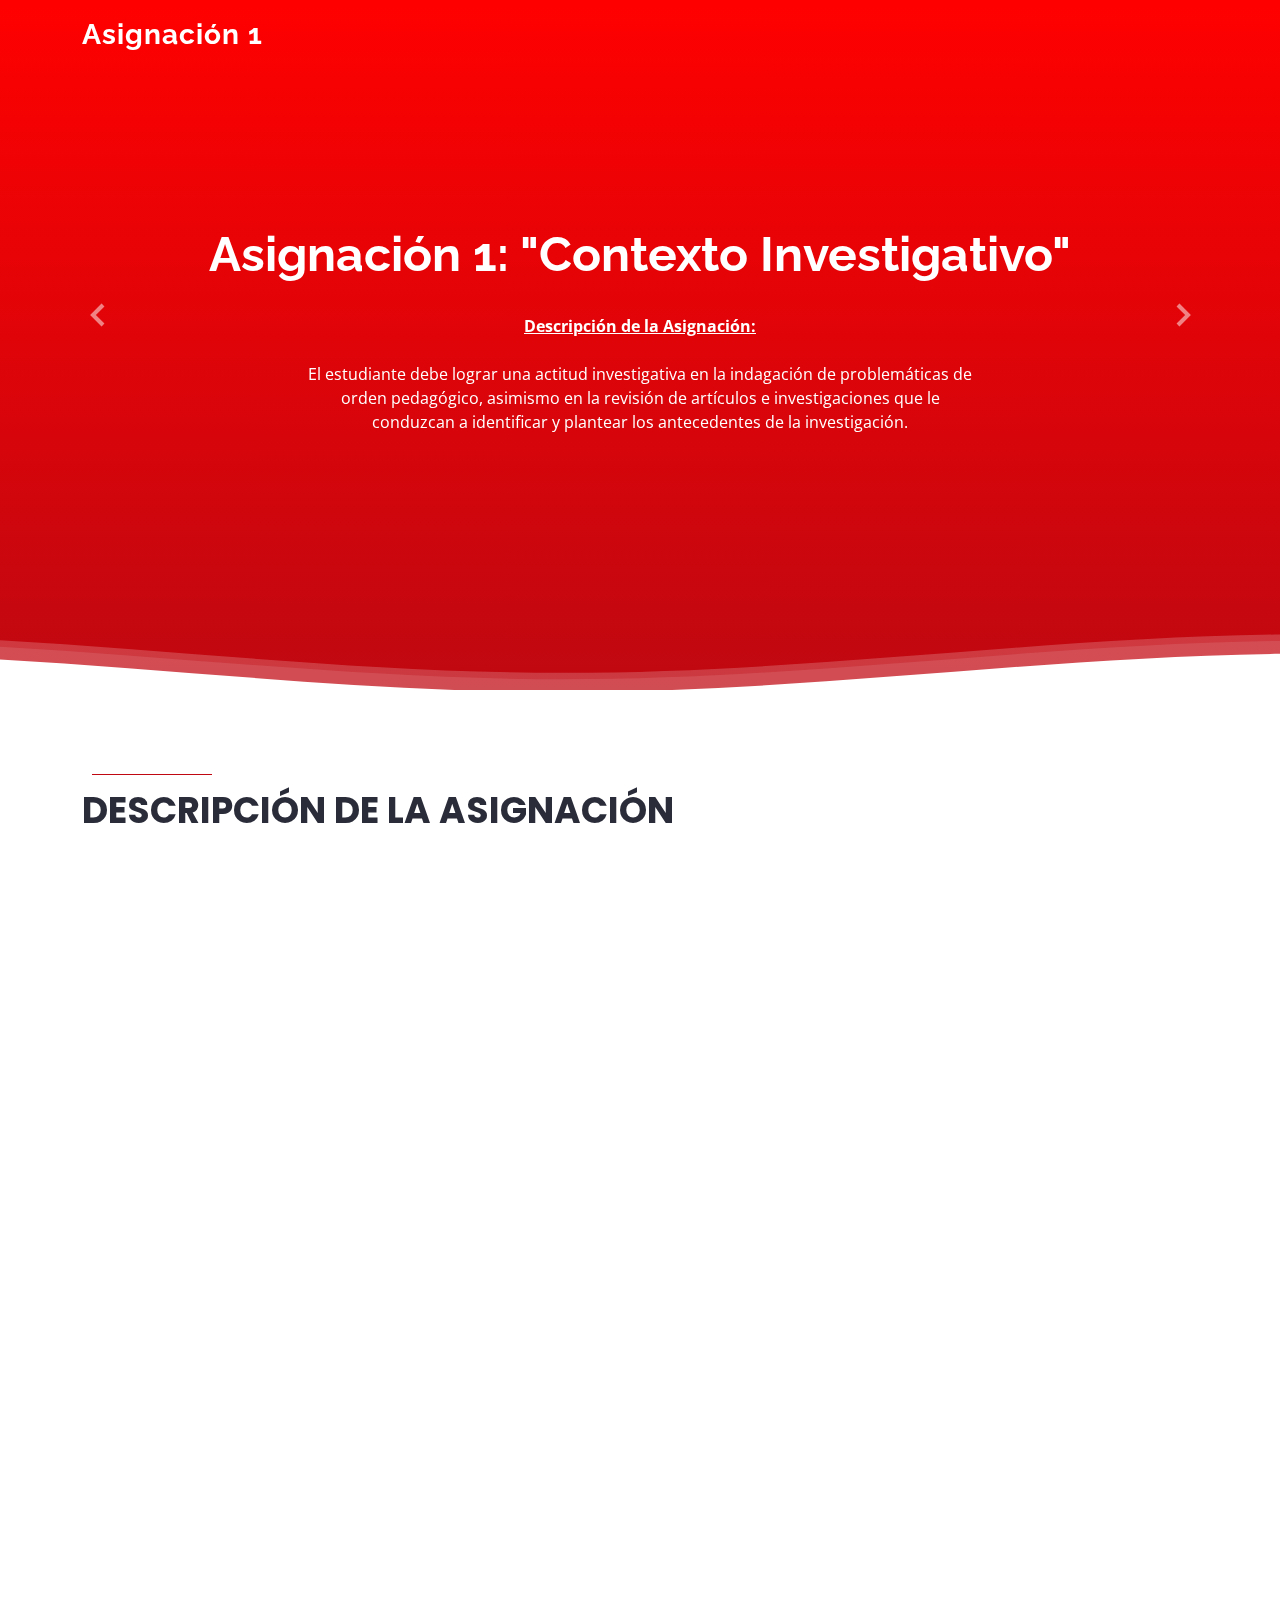
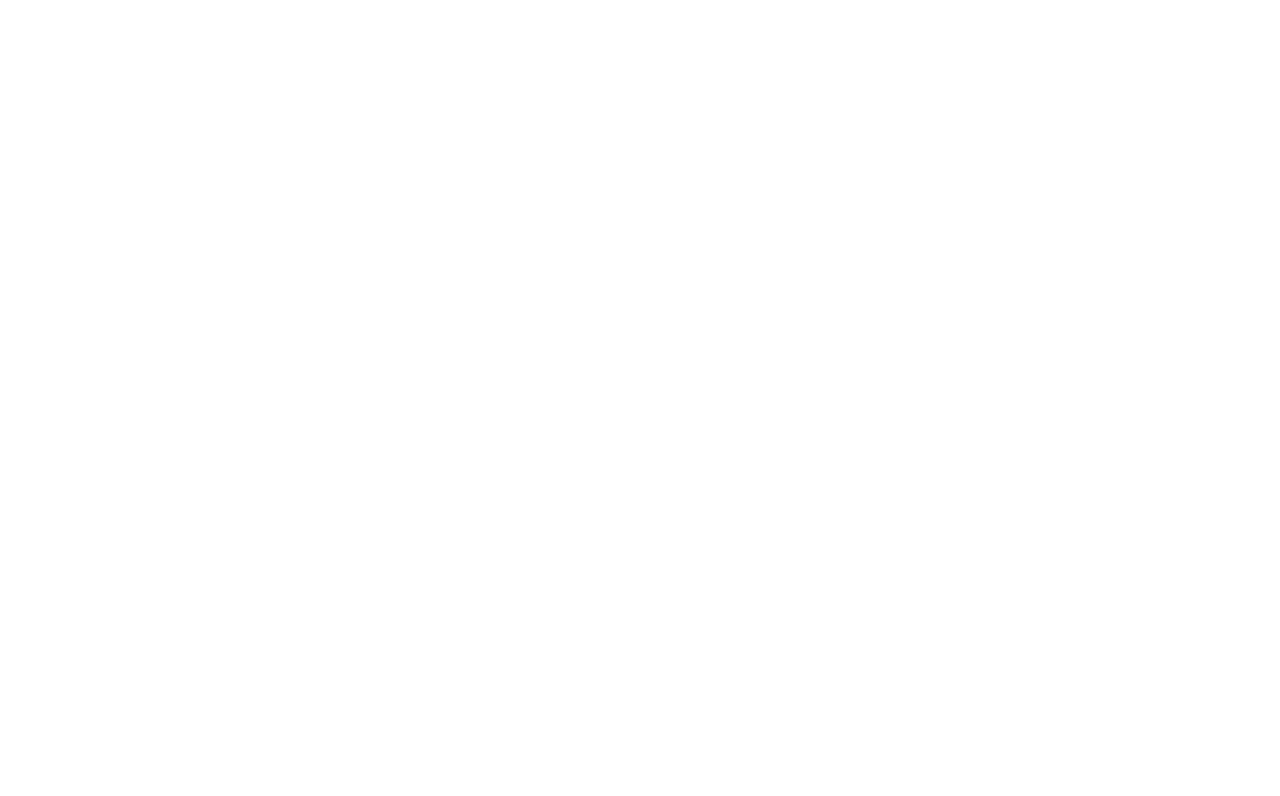
<file: index.html>
<!DOCTYPE html>
<html lang="en">

<head>
  <meta charset="utf-8">
  <meta name="viewport" content="width=device-width, initial-scale=1.0">

  <title>Asignación 1</title>
  <meta content="" name="description">
  <meta content="" name="keywords">

  <!-- Favicons -->
  

  <!-- Google Fonts -->
  <link href="https://fonts.googleapis.com/css?family=Open+Sans:300,300i,400,400i,600,600i,700,700i|Raleway:300,300i,400,400i,500,500i,600,600i,700,700i|Poppins:300,300i,400,400i,500,500i,600,600i,700,700i" rel="stylesheet">

  <!-- Vendor CSS Files -->
  <link href="assets/vendor/animate.css/animate.min.css" rel="stylesheet">
  <link href="assets/vendor/aos/aos.css" rel="stylesheet">
  <link href="assets/vendor/bootstrap/css/bootstrap.min.css" rel="stylesheet">
  <link href="assets/vendor/bootstrap-icons/bootstrap-icons.css" rel="stylesheet">
  <link href="assets/vendor/boxicons/css/boxicons.min.css" rel="stylesheet">
  <link href="assets/vendor/glightbox/css/glightbox.min.css" rel="stylesheet">
  <link href="assets/vendor/remixicon/remixicon.css" rel="stylesheet">
  <link href="assets/vendor/swiper/swiper-bundle.min.css" rel="stylesheet">

  <!-- Template Main CSS File -->
  <link href="assets/css/style.css" rel="stylesheet">

  <!-- =======================================================
  * Template Name: Selecao
  * Updated: Jan 09 2024 with Bootstrap v5.3.2
  * Template URL: https://bootstrapmade.com/selecao-bootstrap-template/
  * Author: BootstrapMade.com
  * License: https://bootstrapmade.com/license/
  ======================================================== -->
</head>

<body>

  <!-- ======= Header ======= -->
  <header id="header" class="fixed-top d-flex align-items-center  header-transparent ">
    <div class="container d-flex align-items-center justify-content-between">

      <div class="logo">
        <h1><a href="index.html">Asignación 1</a></h1>
        <!-- Uncomment below if you prefer to use an image logo -->
        <!-- <a href="index.html"><img src="assets/img/logo.png" alt="" class="img-fluid"></a>-->
      </div>

      

    </div>
  </header><!-- End Header -->

  <!-- ======= Hero Section ======= -->
  <section id="hero" class="d-flex flex-column justify-content-end align-items-center">
    <div id="heroCarousel" data-bs-interval="5000" class="container carousel carousel-fade" data-bs-ride="carousel">

      <!-- Slide 1 -->
      <div class="carousel-item active">
        <div class="carousel-container">
          <h2 class="animate__animated animate__fadeInDown">Asignación 1: "Contexto Investigativo"</span></h2>
          <p class="animate__animated fanimate__adeInUp"><b><u>Descripción de la Asignación:</u></b><br><br>

            El estudiante debe lograr una actitud investigativa en la indagación de problemáticas de orden pedagógico, asimismo en la revisión de artículos e investigaciones que le conduzcan a identificar y plantear los antecedentes de la investigación.</p>
        </div>
      </div>


      <a class="carousel-control-prev" href="#heroCarousel" role="button" data-bs-slide="prev">
        <span class="carousel-control-prev-icon bx bx-chevron-left" aria-hidden="true"></span>
      </a>

      <a class="carousel-control-next" href="#heroCarousel" role="button" data-bs-slide="next">
        <span class="carousel-control-next-icon bx bx-chevron-right" aria-hidden="true"></span>
      </a>

    </div>

    <svg class="hero-waves" xmlns="http://www.w3.org/2000/svg" xmlns:xlink="http://www.w3.org/1999/xlink" viewBox="0 24 150 28 " preserveAspectRatio="none">
      <defs>
        <path id="wave-path" d="M-160 44c30 0 58-18 88-18s 58 18 88 18 58-18 88-18 58 18 88 18 v44h-352z">
      </defs>
      <g class="wave1">
        <use xlink:href="#wave-path" x="50" y="3" fill="rgba(255,255,255, .1)">
      </g>
      <g class="wave2">
        <use xlink:href="#wave-path" x="50" y="0" fill="rgba(255,255,255, .2)">
      </g>
      <g class="wave3">
        <use xlink:href="#wave-path" x="50" y="9" fill="#fff">
      </g>
    </svg>

  </section><!-- End Hero -->

  <main id="main">

    <!-- ======= About Section ======= -->
    <section id="about" class="about">
      <div class="container">
        <div class="section-title" data-aos="zoom-out">
          <h2></h2>
          <p>Descripción de la Asignación</p>
        </div>
        <div class="row content" data-aos="fade-up">
          <div class="col-lg-6">
            <ul>
              <li><i class="ri-check-double-line"></i> De manera individual, el estudiante investigador, debe realizar la lectura, "Reflexiones sobre la investigación-acción colaboradora en la educación" Recuperado desde: <a href="http://reec.uvigo.es/volumenes/volumen1/REEC_1_1_3.pdf" target="_blank">http://reec.uvigo.es/volumenes/volumen1/REEC_1_1_3.pdf</a></li>
              <li><i class="ri-check-double-line"></i> El estudiante investigador, debe identificar núcleos problemáticos, desde los cuales pueda desarrollar de manera interdisciplinaria y colectiva, procesos investigativos alrededor de la enseñanza universitaria, como campo de desarrollo actual, tanto a nivel nacional como internacional.</li>
              <br>
              <br>
              <div class="section-title" data-aos="zoom-out">
                <h4></h4>
                <p> Instrucciones para desarrollar la actividad</p>
              </div>
              <li><i class="ri-check-double-line"></i>Realiza la Lectura "Reflexiones sobre la investigación-acción colaboradora en la educación".
                Ver PDF aquí: <a href="http://reec.uvigo.es/volumenes/volumen1/REEC_1_1_3.pdf" target="_blank">Visitar la lectura</a></li>
                <br>
                <li><i class="ri-check-double-line"></i>Cada estudiante individual, debe enviar sus avances en esta sección de "Actividad 1". Recomendamos seguir estos pasos:</li>
            </ul>
          </div>
          <div class="">
            <p>
              <li><i class=""></i>Definir el problema.
              <li><i class=""></i>Expresar la tesis.
              <li><i class=""></i>Explicar los argumentos a favor de la tesis acompañados de reflexiones, explicaciones y ejemplos.
                <li><i class=""></i>Exponer la antítesis y los argumentos que la sustentan.
                  <li><i class=""></i>Refutar la antítesis mediante el uso de evidencias que confirmen la tesis.
                    <li><i class=""></i>Conclusiones.
            </p>
          </div>
        </div>
      </div>
    </section><!-- End About Section -->

    <!-- ======= Features Section ======= -->
    
    <section id="features" class="features">
      <div class="container">
        <div class="section-title" data-aos="zoom-out">
          <h4></h4>
          <p> Instrucciones de entrega de la Asignación</p>
        </div>
        <div class="tab-content" data-aos="fade-up">
          <div class="tab-pane active show" id="tab-1">
            <div class="row">
              <div class="col-lg-6 order-2 order-lg-1 mt-3 mt-lg-0">
                <p>
                  Luego de realizar la lectura, el estudiante investigador, debe presentar un documento en formato Word o PDF, aplicando la portada con su nombres y apellidos, deben usar las normas APA. Podrá cargar el archivo en la sección de la plataforma Actividad 1, dar clic en "Agregar Entrega" y adjuntar el archivo.
                </p>
                <h5><b>Criterios de Evaluación de la Asignación</b></h5>
                <ul>
                  <li><i class="ri-check-double-line"></i> Tarea Individual: Fecha ímite de entrega Por definir.</li>
                  <li><i class="ri-check-double-line"></i> Tiempos de entrega de la actividad:</li>
                  <li><i class="ri-check-double-line"></i> Apertura: Por definir.</li>
                  <li><i class="ri-check-double-line"></i> Cierre: Por definir.</li>
                  <br>
                  <li><i class="ri-check-double-line"></i> <b>Peso (%)</b> de esta actividad en el total de la evaluación del curso: 25%</li>
                </ul>
              </div>
              <div class="col-lg-6 order-1 order-lg-2 text-center">
                <img src="assets/img/features-1.png" alt="" class="img-fluid">
              </div>
            </div>
          </div>
          <div class="tab-pane" id="tab-2">
            <div class="row">
              <div class="col-lg-6 order-2 order-lg-1 mt-3 mt-lg-0">
              </div>
              <div class="col-lg-6 order-1 order-lg-2 text-center">
                <img src="assets/img/features-2.png" alt="" class="img-fluid">
              </div>
            </div>
          </div>
          <div class="tab-pane" id="tab-3">
            <div class="row">
              <div class="col-lg-6 order-2 order-lg-1 mt-3 mt-lg-0">
                
              </div>
              <div class="col-lg-6 order-1 order-lg-2 text-center">
                <img src="assets/img/features-3.png" alt="" class="img-fluid">
              </div>
            </div>
          </div>
          <div class="tab-pane" id="tab-4">
            <div class="row">
              <div class="col-lg-6 order-2 order-lg-1 mt-3 mt-lg-0">
               
                  <li><i class="ri-check-double-line"></i> </li>
                  <li><i class="ri-check-double-line"></i> </li>
                  <li><i class="ri-check-double-line"></i> </li>
                </ul>
              </div>
              <div class="col-lg-6 order-1 order-lg-2 text-center">
                <img src="assets/img/features-4.png" alt="" class="img-fluid">
              </div>
            </div>
          </div>
        </div>

      </div>
    </section><!-- End Features Section -->
       
  </main><!-- End #main -->

 

  <a href="#" class="back-to-top d-flex align-items-center justify-content-center"><i class="bi bi-arrow-up-short"></i></a>

  <!-- Vendor JS Files -->
  <script src="assets/vendor/aos/aos.js"></script>
  <script src="assets/vendor/bootstrap/js/bootstrap.bundle.min.js"></script>
  <script src="assets/vendor/glightbox/js/glightbox.min.js"></script>
  <script src="assets/vendor/isotope-layout/isotope.pkgd.min.js"></script>
  <script src="assets/vendor/swiper/swiper-bundle.min.js"></script>
  <script src="assets/vendor/php-email-form/validate.js"></script>

  <!-- Template Main JS File -->
  <script src="assets/js/main.js"></script>

</body>

</html>
</file>
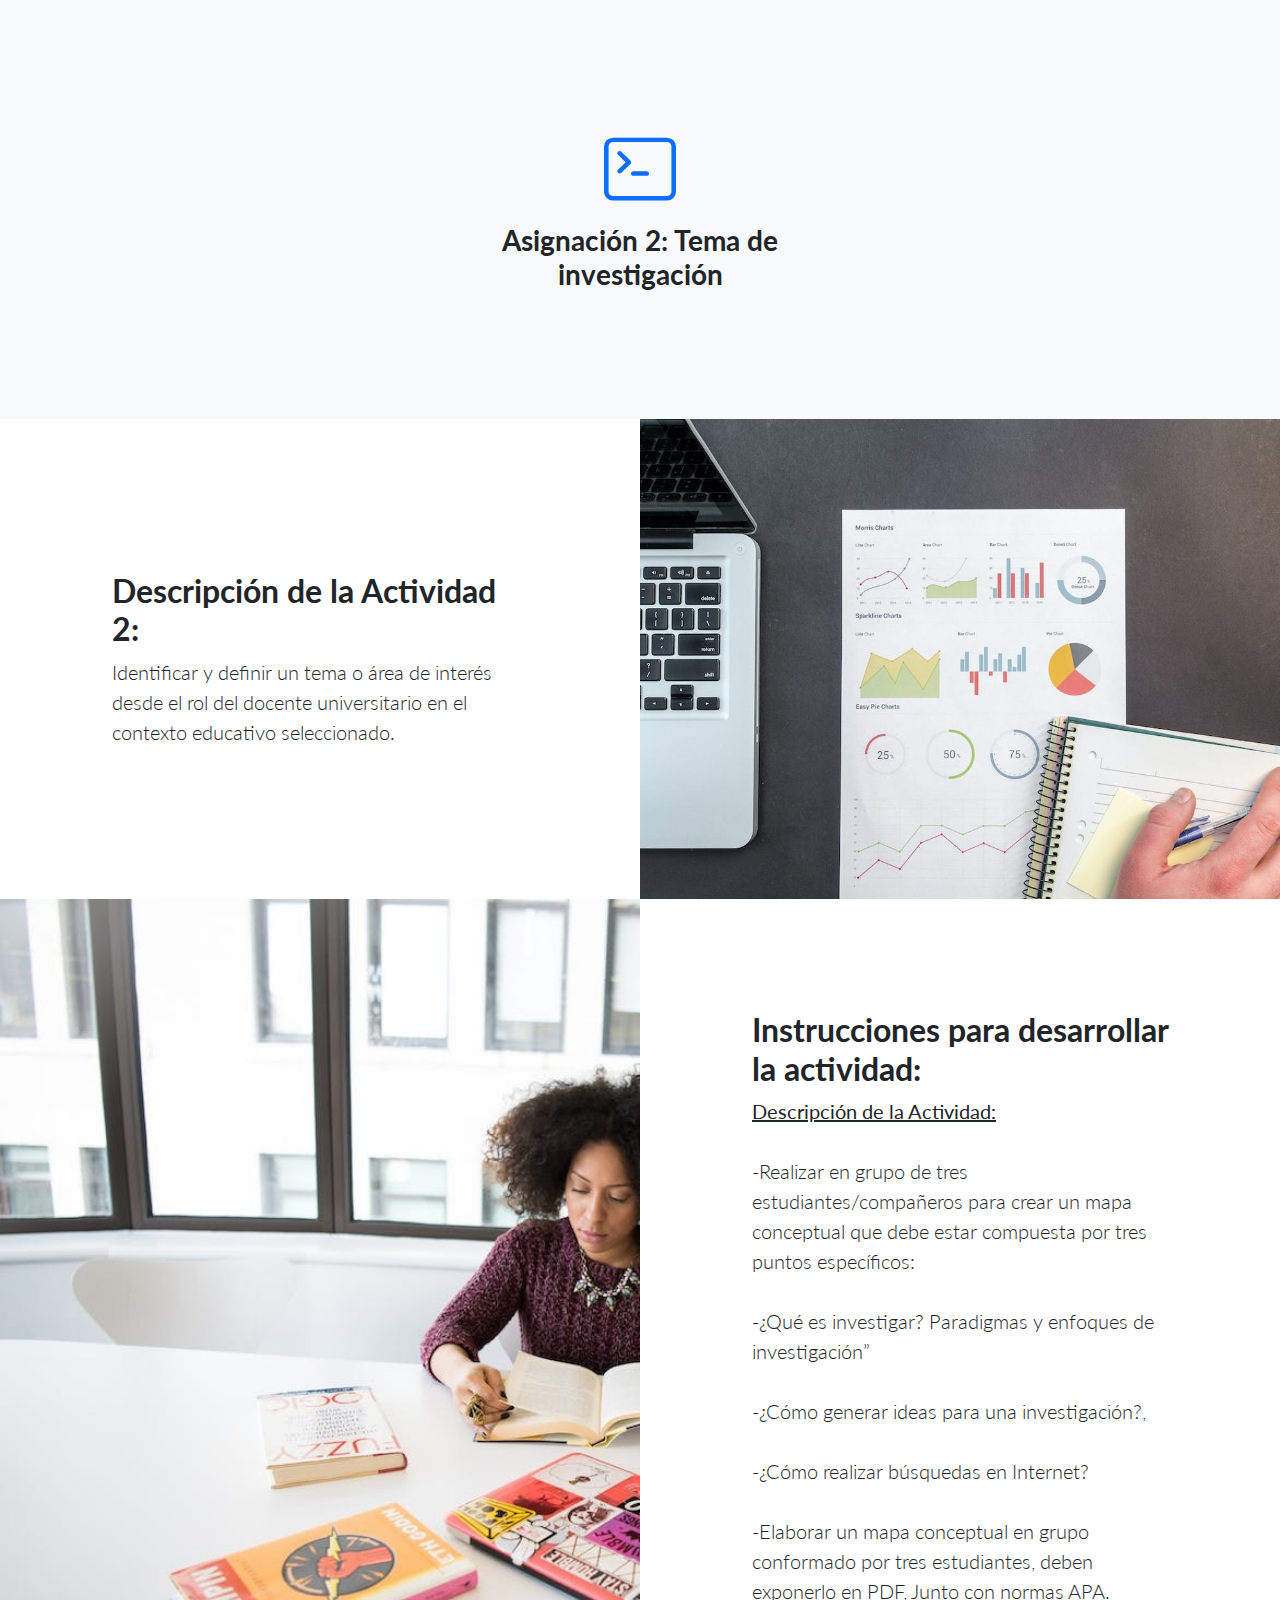
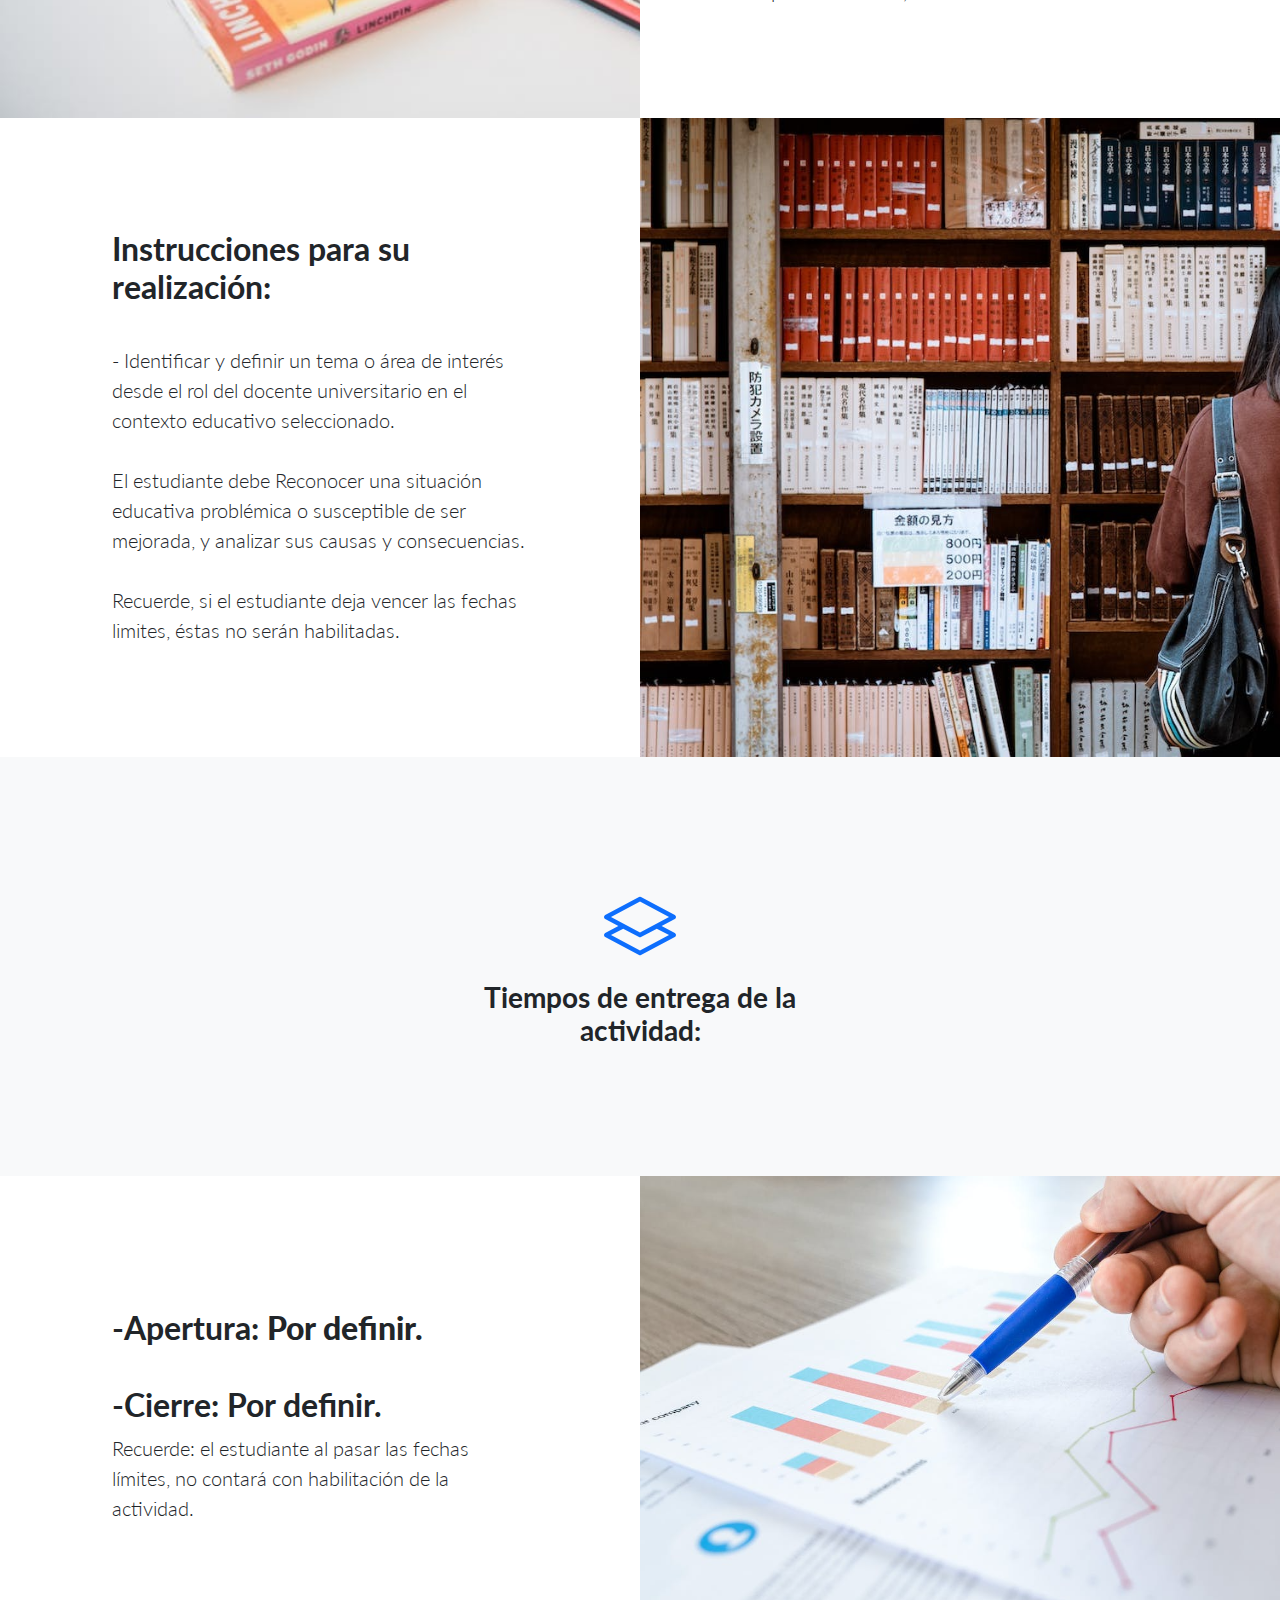
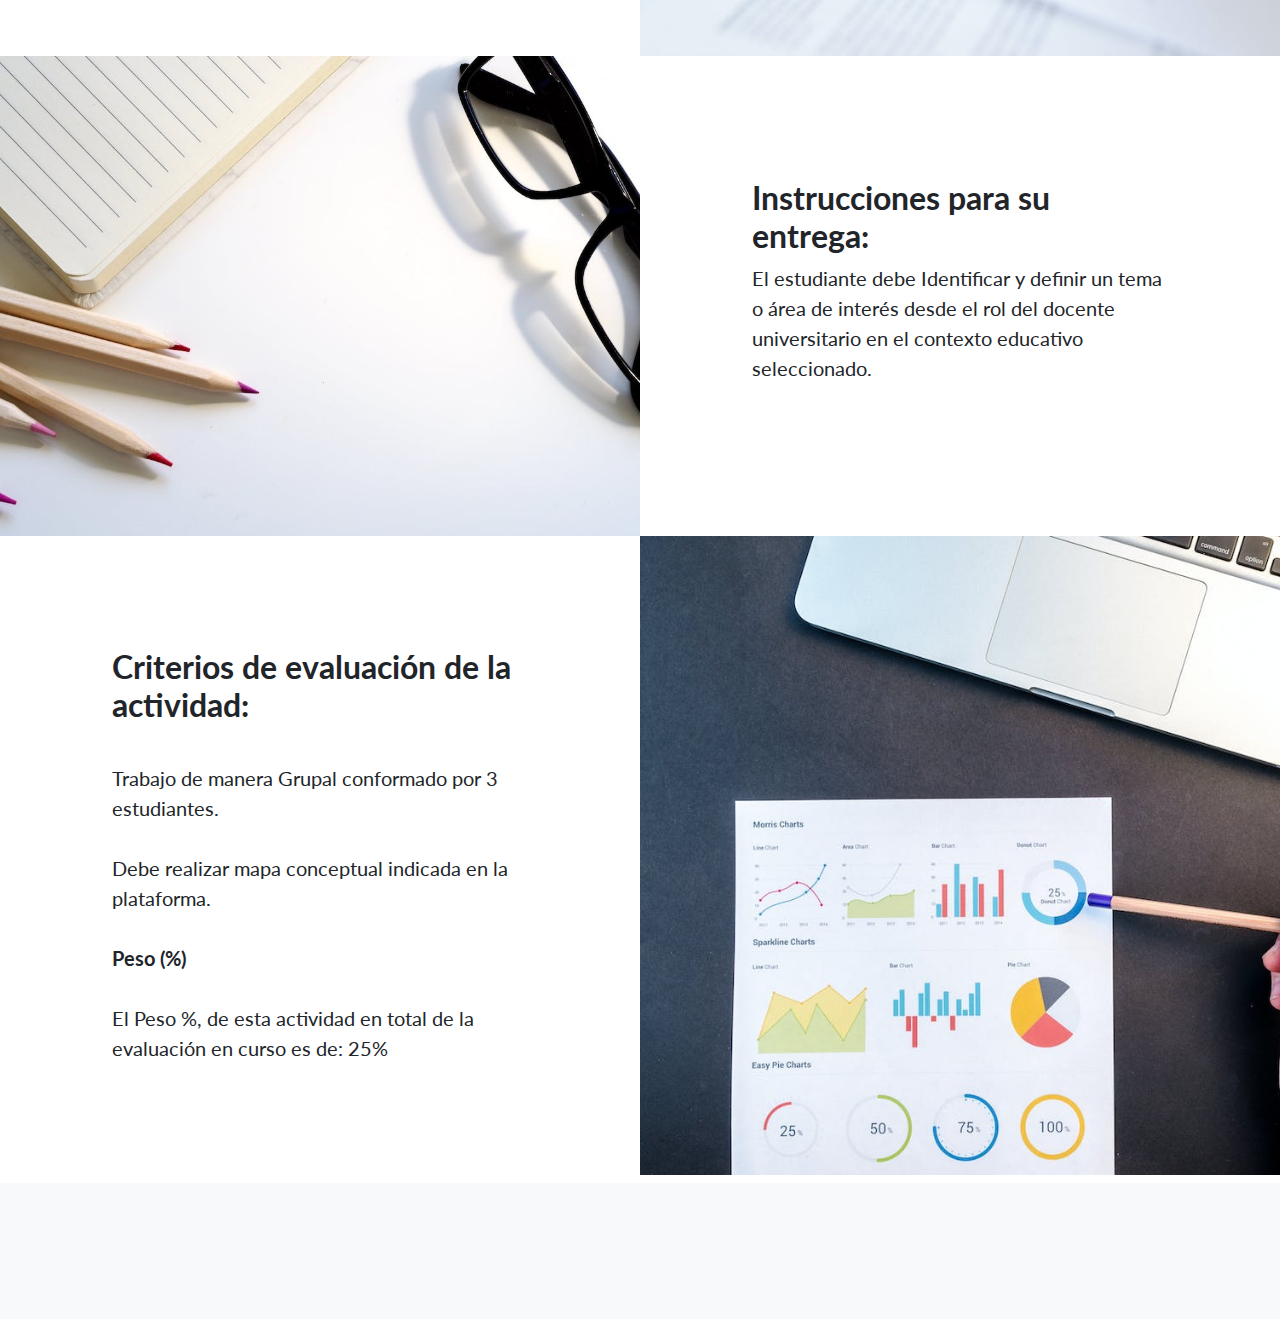
<file: pages/index.html>
<!DOCTYPE html>
<html lang="en">
    <head>
        <meta charset="utf-8" />
        <meta name="viewport" content="width=device-width, initial-scale=1, shrink-to-fit=no" />
        <meta name="description" content="" />
        <meta name="author" content="" />
        <title>Asignación 2</title>
        <!-- Favicon-->
        <link rel="icon" type="image/x-icon" href="assets/favicon.ico" />
        <!-- Bootstrap icons-->
        <link href="https://cdn.jsdelivr.net/npm/bootstrap-icons@1.5.0/font/bootstrap-icons.css" rel="stylesheet" type="text/css" />
        <!-- Google fonts-->
        <link href="https://fonts.googleapis.com/css?family=Lato:300,400,700,300italic,400italic,700italic" rel="stylesheet" type="text/css" />
        <!-- Core theme CSS (includes Bootstrap)-->
        <link href="css/styles.css" rel="stylesheet" />
    </head>
    <body>
        <!-- Navigation-->
       
        <!-- Masthead-->
        <header class="">
            <div class="container position-relative">
                <div class="row justify-content-center">
                    <div class="col-xl-6">
                       
                    </div>
                </div>
            </div>
        </header>
        <!-- Icons Grid-->
        <section class="features-icons bg-light text-center">
            <div class="container">
                <div class="row">
                    
                    
                   
                    <div class="container">
                        <div class="features-icons-item mx-auto mb-0 mb-lg-3">
                            <div class="features-icons-icon d-flex"><i class="bi-terminal m-auto text-primary"></i></div>
                            <h3>Asignación 2: Tema de investigación</h3>
                            <p class="lead mb-0"></p>
                        </div>
                    </div>
                </div>
            </div>
        </section>
        <!-- Image Showcases-->
        <section class="showcase">
            <div class="container-fluid p-0">
                <div class="row g-0">
                    <div class="col-lg-6 order-lg-2 text-white showcase-img" style="background-image: url('assets/img/imagen\ 3.jpg')"></div>
                    <div class="col-lg-6 order-lg-1 my-auto showcase-text">
                        <h2>Descripción de la Actividad 2:</h2>
                        <p class="lead mb-0">Identificar y definir un tema o área de interés desde el rol del docente universitario en el contexto educativo seleccionado.</p>
                    </div>
                </div>
                <div class="row g-0">
                    <div class="col-lg-6 text-white showcase-img" style="background-image: url('assets/img/imagen\ 4.jpg')"></div>
                    <div class="col-lg-6 my-auto showcase-text">
                        <h2>Instrucciones para desarrollar la actividad:</h2>
                        <p class="lead mb-0"><b><u>Descripción de la Actividad:</u></b><br><br>

                            -Realizar en grupo de tres estudiantes/compañeros para crear un mapa conceptual que debe estar compuesta por tres puntos específicos:
                            <br><br>
                            -¿Qué es investigar? Paradigmas y enfoques de investigación”
                            <br><br>
                            -¿Cómo generar ideas para una investigación?,
                            <br><br>
                            -¿Cómo realizar búsquedas en Internet?
                            <br><br>
                            -Elaborar un mapa conceptual en grupo conformado por tres estudiantes, deben exponerlo en PDF, Junto con normas APA.</p>
                    </div>
                </div>
                <div class="row g-0">
                    <div class="col-lg-6 order-lg-2 text-white showcase-img" style="background-image: url('assets/img/imagen\ 5.jpg')"></div>
                    <div class="col-lg-6 order-lg-1 my-auto showcase-text">
                        <h2>Instrucciones para su realización:</h2>
                        <p class="lead mb-0"><br>
                           -  Identificar y definir un tema o área de interés desde el rol del docente universitario en el contexto educativo seleccionado.
                           <br><br>El estudiante debe Reconocer una situación educativa problémica o susceptible de ser mejorada, y analizar sus causas y consecuencias.
                           <br></br>
                            Recuerde, si el estudiante deja vencer las fechas limites, éstas no serán habilitadas.</p>

                           
                    </div>
                </div>
            </div>
        </section>

        <!--Separado inicio-->
        <section class="features-icons bg-light text-center">
            <div class="container">
                <div class="row">
                    
                    
                   
                    <div class="container">
                        <div class="features-icons-item mx-auto mb-0 mb-lg-3">
                            <div class="features-icons-icon d-flex"><i class="bi-layers m-auto text-primary"></i></div>
                            <h3>Tiempos de entrega de la actividad:</h3>
                            <p class="lead mb-0"></p>
                        </div>
                    </div>
                </div>
            </div>
        </section>
        <!-- Image Showcases-->
        <section class="showcase">
            <div class="container-fluid p-0">
                <div class="row g-0">
                    <div class="col-lg-6 order-lg-2 text-white showcase-img" style="background-image: url('assets/img/imagen\ 1.png')"></div>
                    <div class="col-lg-6 order-lg-1 my-auto showcase-text">
                        <h2>-Apertura:  <b>Por definir.</b>
                            <br>
                            <br>
                            -Cierre: Por definir.
                            
                            </h2>
                        <p class="lead mb-0">Recuerde: el estudiante al pasar las fechas límites, no contará con habilitación de la actividad. </p>
                    </div>
                </div>
                <div class="row g-0">
                    <div class="col-lg-6 text-white showcase-img" style="background-image: url('assets/img/imagen\ 6.jpg')"></div>
                    <div class="col-lg-6 my-auto showcase-text">
                        <h2>Instrucciones para su entrega:</h2>
                        <p class="lead mb-0"><b>El estudiante debe Identificar y definir un tema o área de interés desde el rol del docente universitario en el contexto educativo seleccionado.</u></b><br><br>
                        </p>
                    </div>
                </div>
                <div class="row g-0">
                    <div class="col-lg-6 order-lg-2 text-white showcase-img" style="background-image: url('assets/img/imagen\ 2.png')"></div>
                    <div class="col-lg-6 order-lg-1 my-auto showcase-text">
                        <h2>Criterios de evaluación de la actividad:</h2>
                        <p class="lead mb-0"><br>
                            <b>Trabajo de manera Grupal conformado por 3 estudiantes.
                            <br><br>
                            Debe realizar mapa conceptual indicada en la plataforma.
                            <br><br>                       
                            <b>Peso (%)</b>
                            <br><br>
                            El Peso %, de esta actividad en total de la evaluación en curso es de: 25%</p></b>
                    </div>
                </div>
            </div>
        </section>
        <!--Separado fin-->
        <!-- Testimonials-->
       
        <!-- Call to Action-->
       
            <div class="container position-relative">
                <div class="row justify-content-center">
                    <div class=""container">
                        <h2 class=""
                        <!-- Signup form-->
                        <!-- * * * * * * * * * * * * * * *-->
                        <!-- * * SB Forms Contact Form * *-->
                        <!-- * * * * * * * * * * * * * * *-->
                        <!-- This form is pre-integrated with SB Forms.-->
                        <!-- To make this form functional, sign up at-->
                        <!-- https://startbootstrap.com/solution/contact-forms-->
                        <!-- to get an API token!-->
                       
                            <!-- Submit success message-->
                            <!---->
                            <!-- This is what your users will see when the form-->
                            <!-- has successfully submitted-->
                            <div class="d-none" id="submitSuccessMessage">
                                <div class="text-center mb-3">
                                    <div class="fw-bolder">Form submission successful!</div>
                                    <p>To activate this form, sign up at</p>
                                    <a class="text-white" href="https://startbootstrap.com/solution/contact-forms">https://startbootstrap.com/solution/contact-forms</a>
                                </div>
                            </div>
                            <!-- Submit error message-->
                            <!---->
                            <!-- This is what your users will see when there is-->
                            <!-- an error submitting the form-->
                            <div class="d-none" id="submitErrorMessage"><div class="text-center text-danger mb-3"></div></div>
                        </form>
                    </div>
                </div>
            </div>
        </section>
        <!-- Footer-->
        <footer class="footer bg-light">
            <div class="container">
                <div class="row">
                    <div class="col-lg-6 h-100 text-center text-lg-start my-auto">
                        <ul class="list-inline mb-2">
                           
                        </ul>
                    </div>
                </div>
            </div>
        </footer>
        <!-- Bootstrap core JS-->
        <script src="https://cdn.jsdelivr.net/npm/bootstrap@5.2.3/dist/js/bootstrap.bundle.min.js"></script>
        <!-- Core theme JS-->
        <script src="js/scripts.js"></script>
        <!-- * * * * * * * * * * * * * * * * * * * * * * * * * * * * * * * * * * * * * * * *-->
        <!-- * *                               SB Forms JS                               * *-->
        <!-- * * Activate your form at https://startbootstrap.com/solution/contact-forms * *-->
        <!-- * * * * * * * * * * * * * * * * * * * * * * * * * * * * * * * * * * * * * * * *-->
        <script src="https://cdn.startbootstrap.com/sb-forms-latest.js"></script>
    </body>
</html>
</file>
<file: assets/css/style.css>
/**
* Template Name: Selecao
* Updated: Jan 09 2024 with Bootstrap v5.3.2
* Template URL: https://bootstrapmade.com/selecao-bootstrap-template/
* Author: BootstrapMade.com
* License: https://bootstrapmade.com/license/
*/

/*--------------------------------------------------------------
# General
--------------------------------------------------------------*/
body {
  font-family: "Open Sans", sans-serif;
  color: #444444;
}

a {
  color: #0342ef;
  text-decoration: none;
}

a:hover {
  color: #fc2929;
  text-decoration: none;
}

h1,
h2,
h3,
h4,
h5,
h6 {
  font-family: "Raleway", sans-serif;
}

/*--------------------------------------------------------------
# Back to top button
--------------------------------------------------------------*/
.back-to-top {
  position: fixed;
  visibility: hidden;
  opacity: 0;
  right: 15px;
  bottom: 15px;
  z-index: 996;
  background: #ef0303;
  width: 40px;
  height: 40px;
  border-radius: 50px;
  transition: all 0.4s;
}

.back-to-top i {
  font-size: 28px;
  color: #fff;
  line-height: 0;
}

.back-to-top:hover {
  background: #fc1f1f;
  color: #fff;
}

.back-to-top.active {
  visibility: visible;
  opacity: 1;
}

/*--------------------------------------------------------------
# Disable AOS delay on mobile
--------------------------------------------------------------*/
@media screen and (max-width: 768px) {
  [data-aos-delay] {
    transition-delay: 0 !important;
  }
}

/*--------------------------------------------------------------
# Header
--------------------------------------------------------------*/
#header {
  height: 70px;
  transition: all 0.5s;
  z-index: 997;
  transition: all 0.5s;
  background: rgba(110, 18, 18, 0.9);
}

#header.header-transparent {
  background: transparent;
}

#header.header-scrolled {
  background: #FF0000;
}

#header .logo h1 {
  font-size: 28px;
  margin: 0;
  padding: 0;
  line-height: 1;
  font-weight: 700;
  letter-spacing: 1px;
}

#header .logo h1 a,
#header .logo h1 a:hover {
  color: #fff;
  text-decoration: none;
}

#header .logo img {
  padding: 0;
  margin: 0;
  max-height: 40px;
}

/*--------------------------------------------------------------
# Navigation Menu
--------------------------------------------------------------*/
/**
* Desktop Navigation 
*/
.navbar {
  padding: 0;
}

.navbar ul {
  margin: 0;
  padding: 0;
  display: flex;
  list-style: none;
  align-items: center;
}

.navbar li {
  position: relative;
}

.navbar a,
.navbar a:focus {
  display: flex;
  align-items: center;
  justify-content: space-between;
  padding: 5px 15px 7px 15px;
  margin-left: 5px;
  font-size: 14px;
  color: #fff;
  white-space: nowrap;
  transition: 0.3s;
  border-radius: 50px;
}

.navbar a i,
.navbar a:focus i {
  font-size: 12px;
  line-height: 0;
  margin-left: 5px;
}

.navbar a:hover,
.navbar .active,
.navbar .active:focus,
.navbar li:hover>a {
  background: #ef0303;
}

.navbar .dropdown ul {
  display: block;
  position: absolute;
  left: 5px;
  top: calc(100% + 30px);
  margin: 5px 0 0 0;
  padding: 10px 0;
  z-index: 99;
  opacity: 0;
  visibility: hidden;
  background: #fff;
  box-shadow: 0px 0px 30px rgba(146, 48, 48, 0.699);
  transition: 0.3s;
  border-radius: 15px;
}

.navbar .dropdown ul li {
  min-width: 200px;
}

.navbar .dropdown ul a {
  padding: 10px 20px;
  color: #831818;
  margin: 0 5px;
  font-size: 14px;
}

.navbar .dropdown ul a i {
  font-size: 12px;
}

.navbar .dropdown ul a:hover,
.navbar .dropdown ul .active:hover,
.navbar .dropdown ul li:hover>a {
  color: #fff;
}

.navbar .dropdown:hover>ul {
  opacity: 1;
  top: 100%;
  visibility: visible;
}

.navbar .dropdown .dropdown ul {
  top: 0;
  left: calc(100% - 30px);
  visibility: hidden;
}

.navbar .dropdown .dropdown:hover>ul {
  opacity: 1;
  top: 0;
  left: 100%;
  visibility: visible;
}

@media (max-width: 1366px) {
  .navbar .dropdown .dropdown ul {
    left: -90%;
  }

  .navbar .dropdown .dropdown:hover>ul {
    left: -100%;
  }
}

/**
* Mobile Navigation 
*/
.mobile-nav-toggle {
  color: #fff;
  font-size: 28px;
  cursor: pointer;
  display: none;
  line-height: 0;
  transition: 0.5s;
}

@media (max-width: 991px) {
  .mobile-nav-toggle {
    display: block;
  }

  .navbar ul {
    display: none;
  }
}

.navbar-mobile {
  position: fixed;
  overflow: hidden;
  top: 0;
  right: 0;
  left: 0;
  bottom: 0;
  background: rgba(20, 21, 28, 0.9);
  transition: 0.3s;
  z-index: 999;
}

.navbar-mobile .mobile-nav-toggle {
  position: absolute;
  top: 15px;
  right: 15px;
}

.navbar-mobile ul {
  display: block;
  position: absolute;
  top: 55px;
  right: 15px;
  bottom: 15px;
  left: 15px;
  padding: 10px 0;
  border-radius: 10px;
  background-color: #fff;
  overflow-y: auto;
  transition: 0.3s;
}

.navbar-mobile a,
.navbar-mobile a:focus {
  padding: 10px 20px;
  margin: 5px;
  font-size: 15px;
  color: #2a2c39;
}

.navbar-mobile a:hover,
.navbar-mobile .active,
.navbar-mobile li:hover>a {
  color: #fff;
}

.navbar-mobile .getstarted,
.navbar-mobile .getstarted:focus {
  margin: 15px;
}

.navbar-mobile .dropdown ul {
  position: static;
  display: none;
  margin: 10px 20px;
  padding: 10px 0;
  z-index: 99;
  opacity: 1;
  visibility: visible;
  background: #fff;
  box-shadow: 0px 0px 30px rgba(127, 137, 161, 0.25);
}

.navbar-mobile .dropdown ul li {
  min-width: 200px;
}

.navbar-mobile .dropdown ul a {
  padding: 10px 20px;
}

.navbar-mobile .dropdown ul a i {
  font-size: 12px;
}

.navbar-mobile .dropdown ul a:hover,
.navbar-mobile .dropdown ul .active:hover,
.navbar-mobile .dropdown ul li:hover>a {
  color: #fff;
}

.navbar-mobile .dropdown>.dropdown-active {
  display: block;
}

/*--------------------------------------------------------------
# Hero Section
--------------------------------------------------------------*/
#hero {
  width: 100%;
  overflow: hidden;
  position: relative;
  background: linear-gradient(0deg, #BF0811 0%, #FF0000 100%);
  padding: 0;
}

#hero .carousel-container {
  display: flex;
  justify-content: center;
  align-items: center;
  flex-direction: column;
  text-align: center;
  position: relative;
  height: 70vh;
  padding-top: 60px;
}

#hero h2 {
  color: #fff;
  margin-bottom: 30px;
  font-size: 48px;
  font-weight: 700;
}

#hero p {
  width: 80%;
  animation-delay: 0.4s;
  margin: 0 auto 30px auto;
  color: #fff;
}

#hero .carousel-control-prev,
#hero .carousel-control-next {
  width: 10%;
}

#hero .carousel-control-next-icon,
#hero .carousel-control-prev-icon {
  background: none;
  font-size: 48px;
  line-height: 1;
  width: auto;
  height: auto;
}

#hero .btn-get-started {
  font-family: "Raleway", sans-serif;
  font-weight: 500;
  font-size: 14px;
  letter-spacing: 1px;
  display: inline-block;
  padding: 12px 32px;
  border-radius: 50px;
  transition: 0.5s;
  line-height: 1;
  margin: 10px;
  color: #fff;
  animation-delay: 0.8s;
  border: 2px solid #BF0811;
}

#hero .btn-get-started:hover {
  background: #ef6603;
  color: #fff;
  text-decoration: none;
}

@media (min-width: 1024px) {
  #hero p {
    width: 60%;
  }

  #hero .carousel-control-prev,
  #hero .carousel-control-next {
    width: 5%;
  }
}

@media (max-width: 768px) {
  #hero .carousel-container {
    height: 90vh;
  }

  #hero h2 {
    font-size: 28px;
  }
}

.hero-waves {
  display: block;
  width: 100%;
  height: 60px;
  position: relative;
}

.wave1 use {
  animation: move-forever1 10s linear infinite;
  animation-delay: -2s;
}

.wave2 use {
  animation: move-forever2 8s linear infinite;
  animation-delay: -2s;
}

.wave3 use {
  animation: move-forever3 6s linear infinite;
  animation-delay: -2s;
}

@keyframes move-forever1 {
  0% {
    transform: translate(85px, 0%);
  }

  100% {
    transform: translate(-90px, 0%);
  }
}

@keyframes move-forever2 {
  0% {
    transform: translate(-90px, 0%);
  }

  100% {
    transform: translate(85px, 0%);
  }
}

@keyframes move-forever3 {
  0% {
    transform: translate(-90px, 0%);
  }

  100% {
    transform: translate(85px, 0%);
  }
}

/*--------------------------------------------------------------
# Sections General
--------------------------------------------------------------*/
section {
  padding: 60px 0;
  overflow: hidden;
}

.section-title {
  padding-bottom: 40px;
}

.section-title h2 {
  font-size: 14px;
  font-weight: 500;
  padding: 0;
  line-height: 1px;
  margin: 0 0 5px 0;
  letter-spacing: 2px;
  text-transform: uppercase;
  color: #aaaaaa;
  font-family: "Poppins", sans-serif;
}

.section-title h2::after {
  content: "";
  width: 120px;
  height: 1px;
  display: inline-block;
  background: #BF0811;
  margin: 4px 10px;
}

.section-title p {
  margin: 0;
  margin: 0;
  font-size: 36px;
  font-weight: 700;
  text-transform: uppercase;
  font-family: "Poppins", sans-serif;
  color: #2a2c39;
}

/*--------------------------------------------------------------
# About
--------------------------------------------------------------*/
.about {
  padding-top: 80px;
}

.about .content h3 {
  font-weight: 600;
  font-size: 26px;
}

.about .content ul {
  list-style: none;
  padding: 0;
}

.about .content ul li {
  padding-left: 28px;
  position: relative;
}

.about .content ul li+li {
  margin-top: 10px;
}

.about .content ul i {
  position: absolute;
  left: 0;
  top: 2px;
  font-size: 20px;
  color: #ef0303;
  line-height: 1;
}

.about .content p:last-child {
  margin-bottom: 0;
}

.about .content .btn-learn-more {
  font-family: "Raleway", sans-serif;
  font-weight: 600;
  font-size: 14px;
  letter-spacing: 1px;
  display: inline-block;
  padding: 12px 32px;
  border-radius: 5px;
  transition: 0.3s;
  line-height: 1;
  color: #BF0811;
  animation-delay: 0.8s;
  margin-top: 6px;
  border: 2px solid #BF0811;
}

.about .content .btn-learn-more:hover {
  background: #BF0811;
  color: #fff;
  text-decoration: none;
}

/*--------------------------------------------------------------
# Features
--------------------------------------------------------------*/
.features .nav-tabs {
  border: 0;
}

.features .nav-link {
  border: 1px solid #d4d6df;
  padding: 15px;
  transition: 0.3s;
  color: #2a2c39;
  border-radius: 0;
  display: flex;
  align-items: center;
  justify-content: center;
}

.features .nav-link i {
  padding-right: 15px;
  font-size: 48px;
}

.features .nav-link h4 {
  font-size: 18px;
  font-weight: 600;
  margin: 0;
}

.features .nav-link:hover {
  color: #ef6603;
}

.features .nav-link.active {
  background: #ef6603;
  color: #fff;
  border-color: #ef6603;
}

@media (max-width: 768px) {
  .features .nav-link i {
    padding: 0;
    line-height: 1;
    font-size: 36px;
  }
}

@media (max-width: 575px) {
  .features .nav-link {
    padding: 15px;
  }

  .features .nav-link i {
    font-size: 24px;
  }
}

.features .tab-content {
  margin-top: 30px;
}

.features .tab-pane h3 {
  font-weight: 600;
  font-size: 26px;
}

.features .tab-pane ul {
  list-style: none;
  padding: 0;
}

.features .tab-pane ul li {
  padding-bottom: 10px;
}

.features .tab-pane ul i {
  font-size: 20px;
  padding-right: 4px;
  color: #BF0811;
}

.features .tab-pane p:last-child {
  margin-bottom: 0;
}

/*--------------------------------------------------------------
# Cta
--------------------------------------------------------------*/
.cta {
  background: #2a2c39;
  padding: 80px 0;
}

.cta h3 {
  color: #fff;
  font-size: 28px;
  font-weight: 700;
}

.cta p {
  color: #fff;
}

.cta .cta-btn {
  font-family: "Raleway", sans-serif;
  text-transform: uppercase;
  font-weight: 700;
  font-size: 14px;
  letter-spacing: 1px;
  display: inline-block;
  padding: 12px 30px;
  border-radius: 50px;
  transition: 0.5s;
  margin: 10px;
  color: #fff;
  background: #ef6603;
}

.cta .cta-btn:hover {
  background: #fff;
  color: #ef6603;
}

@media (max-width: 1024px) {
  .cta {
    background-attachment: scroll;
  }
}

@media (min-width: 769px) {
  .cta .cta-btn-container {
    display: flex;
    align-items: center;
    justify-content: flex-end;
  }
}

/*--------------------------------------------------------------
# Services
--------------------------------------------------------------*/
.services .icon-box {
  padding: 30px;
  position: relative;
  overflow: hidden;
  border-radius: 10px;
  background: #fff;
  box-shadow: 0 2px 29px 0 rgba(68, 88, 144, 0.12);
  transition: all 0.4s ease-in-out;
  width: 100%;
  height: 100%;
}

.services .icon-box:hover {
  transform: translateY(-10px);
  box-shadow: 0 2px 35px 0 rgba(68, 88, 144, 0.2);
}

.services .icon {
  position: absolute;
  left: -20px;
  top: calc(50% - 30px);
}

.services .icon i {
  font-size: 64px;
  line-height: 1;
  transition: 0.5s;
}

.services .title {
  margin-left: 40px;
  font-weight: 700;
  margin-bottom: 15px;
  font-size: 18px;
}

.services .title a {
  color: #2a2c39;
  transition: ease-in-out 0.3s;
}

.services .title a:hover {
  color: #ef6603;
}

.services .description {
  font-size: 14px;
  margin-left: 40px;
  line-height: 24px;
  margin-bottom: 0;
}

/*--------------------------------------------------------------
# Portfolio
--------------------------------------------------------------*/
.portfolio #portfolio-flters {
  list-style: none;
  margin-bottom: 20px;
}

.portfolio #portfolio-flters li {
  cursor: pointer;
  display: inline-block;
  margin: 0 0 10px 10px;
  font-size: 16px;
  font-weight: 500;
  line-height: 1;
  text-transform: uppercase;
  color: #444444;
  transition: all 0.3s ease-in-out;
}

.portfolio #portfolio-flters li::before {
  content: "[";
  margin-right: 6px;
  color: #fff;
  font-size: 18px;
  font-weight: 400;
  transition: all 0.3s ease-in-out;
}

.portfolio #portfolio-flters li::after {
  content: "]";
  margin-left: 6px;
  color: #fff;
  font-size: 18px;
  font-weight: 400;
  transition: all 0.3s ease-in-out;
}

.portfolio #portfolio-flters li:hover,
.portfolio #portfolio-flters li.filter-active {
  color: #ef6603;
}

.portfolio #portfolio-flters li.filter-active::before,
.portfolio #portfolio-flters li.filter-active::after {
  color: #ef6603;
}

.portfolio .portfolio-item {
  margin-bottom: 30px;
}

.portfolio .portfolio-item .portfolio-img {
  overflow: hidden;
}

.portfolio .portfolio-item .portfolio-img img {
  transition: all 0.8s ease-in-out;
}

.portfolio .portfolio-item .portfolio-info {
  opacity: 0;
  position: absolute;
  left: 15px;
  bottom: 0;
  z-index: 3;
  right: 15px;
  transition: all ease-in-out 0.3s;
  background: rgba(0, 0, 0, 0.5);
  padding: 10px 15px;
}

.portfolio .portfolio-item .portfolio-info h4 {
  font-size: 18px;
  color: #fff;
  font-weight: 600;
  color: #fff;
  margin-bottom: 0px;
}

.portfolio .portfolio-item .portfolio-info p {
  color: #fedac0;
  font-size: 14px;
  margin-bottom: 0;
}

.portfolio .portfolio-item .portfolio-info .preview-link,
.portfolio .portfolio-item .portfolio-info .details-link {
  position: absolute;
  right: 40px;
  font-size: 24px;
  top: calc(50% - 18px);
  color: #fff;
  transition: 0.3s;
}

.portfolio .portfolio-item .portfolio-info .preview-link:hover,
.portfolio .portfolio-item .portfolio-info .details-link:hover {
  color: #fd9f5b;
}

.portfolio .portfolio-item .portfolio-info .details-link {
  right: 10px;
}

.portfolio .portfolio-item .portfolio-links {
  opacity: 0;
  left: 0;
  right: 0;
  text-align: center;
  z-index: 3;
  position: absolute;
  transition: all ease-in-out 0.3s;
}

.portfolio .portfolio-item .portfolio-links a {
  color: #fff;
  margin: 0 2px;
  font-size: 28px;
  display: inline-block;
  transition: 0.3s;
}

.portfolio .portfolio-item .portfolio-links a:hover {
  color: #fd9f5b;
}

.portfolio .portfolio-item:hover .portfolio-img img {
  transform: scale(1.2);
}

.portfolio .portfolio-item:hover .portfolio-info {
  opacity: 1;
}

/*--------------------------------------------------------------
# Portfolio Details
--------------------------------------------------------------*/
.portfolio-details {
  padding-top: 40px;
}

.portfolio-details .portfolio-details-slider img {
  width: 100%;
}

.portfolio-details .portfolio-details-slider .swiper-pagination {
  margin-top: 20px;
  position: relative;
}

.portfolio-details .portfolio-details-slider .swiper-pagination .swiper-pagination-bullet {
  width: 12px;
  height: 12px;
  background-color: #fff;
  opacity: 1;
  border: 1px solid #ef6603;
}

.portfolio-details .portfolio-details-slider .swiper-pagination .swiper-pagination-bullet-active {
  background-color: #ef6603;
}

.portfolio-details .portfolio-info {
  padding: 30px;
  box-shadow: 0px 0 30px rgba(42, 44, 57, 0.08);
}

.portfolio-details .portfolio-info h3 {
  font-size: 22px;
  font-weight: 700;
  margin-bottom: 20px;
  padding-bottom: 20px;
  border-bottom: 1px solid #eee;
}

.portfolio-details .portfolio-info ul {
  list-style: none;
  padding: 0;
  font-size: 15px;
}

.portfolio-details .portfolio-info ul li+li {
  margin-top: 10px;
}

.portfolio-details .portfolio-description {
  padding-top: 30px;
}

.portfolio-details .portfolio-description h2 {
  font-size: 26px;
  font-weight: 700;
  margin-bottom: 20px;
}

.portfolio-details .portfolio-description p {
  padding: 0;
}

/*--------------------------------------------------------------
# Testimonials
--------------------------------------------------------------*/
.testimonials .testimonials-carousel,
.testimonials .testimonials-slider {
  overflow: hidden;
}

.testimonials .testimonial-item {
  box-sizing: content-box;
  padding: 30px 30px 0 30px;
  margin: 30px 15px;
  text-align: center;
  min-height: 350px;
  box-shadow: 0px 2px 12px rgba(0, 0, 0, 0.08);
}

.testimonials .testimonial-item .testimonial-img {
  width: 90px;
  border-radius: 50%;
  border: 4px solid #fff;
  margin: 0 auto;
}

.testimonials .testimonial-item h3 {
  font-size: 18px;
  font-weight: bold;
  margin: 10px 0 5px 0;
  color: #111;
}

.testimonials .testimonial-item h4 {
  font-size: 14px;
  color: #999;
  margin: 0;
}

.testimonials .testimonial-item .quote-icon-left,
.testimonials .testimonial-item .quote-icon-right {
  color: #fedac0;
  font-size: 26px;
}

.testimonials .testimonial-item .quote-icon-left {
  display: inline-block;
  left: -5px;
  position: relative;
}

.testimonials .testimonial-item .quote-icon-right {
  display: inline-block;
  right: -5px;
  position: relative;
  top: 10px;
}

.testimonials .testimonial-item p {
  font-style: italic;
  margin: 0 auto 15px auto;
}

.testimonials .swiper-pagination {
  margin-top: 20px;
  position: relative;
}

.testimonials .swiper-pagination .swiper-pagination-bullet {
  width: 12px;
  height: 12px;
  background-color: #fff;
  opacity: 1;
  border: 1px solid #ef6603;
}

.testimonials .swiper-pagination .swiper-pagination-bullet-active {
  background-color: #ef6603;
}

/*--------------------------------------------------------------
# Pricing
--------------------------------------------------------------*/
.pricing .box {
  padding: 20px;
  background: #fff;
  text-align: center;
  box-shadow: 0px 0px 4px rgba(0, 0, 0, 0.12);
  border-radius: 5px;
  position: relative;
  overflow: hidden;
}

.pricing h3 {
  font-weight: 400;
  margin: -20px -20px 25px -20px;
  padding: 30px 15px;
  font-size: 18px;
  font-weight: 600;
  color: #777777;
  background: #f8f8f8;
}

.pricing h4 {
  font-size: 36px;
  color: #ef6603;
  font-weight: 600;
  font-family: "Poppins", sans-serif;
  margin-bottom: 20px;
}

.pricing h4 sup {
  font-size: 20px;
  top: -15px;
  left: -3px;
}

.pricing h4 span {
  color: #bababa;
  font-size: 16px;
  font-weight: 300;
}

.pricing ul {
  padding: 0;
  list-style: none;
  color: #444444;
  text-align: center;
  line-height: 20px;
  font-size: 14px;
}

.pricing ul li {
  padding-bottom: 16px;
}

.pricing ul i {
  color: #ef6603;
  font-size: 18px;
  padding-right: 4px;
}

.pricing ul .na {
  color: #ccc;
  text-decoration: line-through;
}

.pricing .btn-wrap {
  margin: 20px -20px -20px -20px;
  padding: 20px 15px;
  background: #f8f8f8;
  text-align: center;
}

.pricing .btn-buy {
  background: #ef6603;
  display: inline-block;
  padding: 8px 35px 10px 35px;
  border-radius: 50px;
  color: #fff;
  transition: none;
  font-size: 14px;
  font-weight: 400;
  font-family: "Raleway", sans-serif;
  font-weight: 600;
  transition: 0.3s;
}

.pricing .btn-buy:hover {
  background: #fc8129;
}

.pricing .featured {
  border: 2px solid #ef6603;
}

.pricing .featured h3 {
  color: #fff;
  background: #ef6603;
}

.pricing .advanced {
  width: 200px;
  position: absolute;
  top: 18px;
  right: -68px;
  transform: rotate(45deg);
  z-index: 1;
  font-size: 14px;
  padding: 1px 0 3px 0;
  background: #ef6603;
  color: #fff;
}

/*--------------------------------------------------------------
# F.A.Q
--------------------------------------------------------------*/
.faq {
  padding: 60px 0;
}

.faq .faq-list {
  padding: 0;
  list-style: none;
}

.faq .faq-list li {
  border-bottom: 1px solid #ececf1;
  margin-bottom: 20px;
  padding-bottom: 20px;
}

.faq .faq-list .question {
  display: block;
  position: relative;
  font-family: #ef6603;
  font-size: 18px;
  line-height: 24px;
  font-weight: 400;
  padding-left: 25px;
  cursor: pointer;
  color: #bd5102;
  transition: 0.3s;
}

.faq .faq-list i {
  font-size: 16px;
  position: absolute;
  left: 0;
  top: -2px;
}

.faq .faq-list p {
  margin-bottom: 0;
  padding: 10px 0 0 25px;
}

.faq .faq-list .icon-show {
  display: none;
}

.faq .faq-list .collapsed {
  color: black;
}

.faq .faq-list .collapsed:hover {
  color: #ef6603;
}

.faq .faq-list .collapsed .icon-show {
  display: inline-block;
  transition: 0.6s;
}

.faq .faq-list .collapsed .icon-close {
  display: none;
  transition: 0.6s;
}

/*--------------------------------------------------------------
# Team
--------------------------------------------------------------*/
.team {
  background: #fff;
  padding: 60px 0;
}

.team .member {
  margin-bottom: 20px;
  overflow: hidden;
  border-radius: 5px;
  background: #fff;
  box-shadow: 0px 2px 15px rgba(0, 0, 0, 0.1);
}

.team .member .member-img {
  position: relative;
  overflow: hidden;
}

.team .member .social {
  position: absolute;
  left: 0;
  bottom: 30px;
  right: 0;
  opacity: 0;
  transition: ease-in-out 0.3s;
  display: flex;
  align-items: center;
  justify-content: center;
}

.team .member .social a {
  transition: color 0.3s;
  margin: 0 3px;
  border-radius: 50px;
  width: 36px;
  height: 36px;
  background: rgba(239, 102, 3, 0.8);
  transition: ease-in-out 0.3s;
  color: #fff;
  display: inline-flex;
  align-items: center;
  justify-content: center;
}

.team .member .social a:hover {
  background: #fc8129;
}

.team .member .social i {
  font-size: 18px;
  line-height: 0;
}

.team .member .member-info {
  padding: 25px 15px;
}

.team .member .member-info h4 {
  font-weight: 700;
  margin-bottom: 5px;
  font-size: 18px;
  color: #2a2c39;
}

.team .member .member-info span {
  display: block;
  font-size: 13px;
  font-weight: 400;
  color: #aaaaaa;
}

.team .member .member-info p {
  font-style: italic;
  font-size: 14px;
  line-height: 26px;
  color: #777777;
}

.team .member:hover .social {
  opacity: 1;
  bottom: 15px;
}

/*--------------------------------------------------------------
# Contact
--------------------------------------------------------------*/
.contact .info {
  width: 100%;
  background: #fff;
}

.contact .info i {
  font-size: 20px;
  color: #ef6603;
  float: left;
  width: 44px;
  height: 44px;
  background: #ffecde;
  display: flex;
  justify-content: center;
  align-items: center;
  border-radius: 50px;
  transition: all 0.3s ease-in-out;
}

.contact .info h4 {
  padding: 0 0 0 60px;
  font-size: 22px;
  font-weight: 600;
  margin-bottom: 5px;
  color: #2a2c39;
}

.contact .info p {
  padding: 0 0 0 60px;
  margin-bottom: 0;
  font-size: 14px;
  color: #555974;
}

.contact .info .email,
.contact .info .phone {
  margin-top: 40px;
}

.contact .info .email:hover i,
.contact .info .address:hover i,
.contact .info .phone:hover i {
  background: #ef6603;
  color: #fff;
}

.contact .php-email-form {
  width: 100%;
  background: #fff;
}

.contact .php-email-form .form-group {
  padding-bottom: 8px;
}

.contact .php-email-form .error-message {
  display: none;
  color: #fff;
  background: #ed3c0d;
  text-align: left;
  padding: 15px;
  font-weight: 600;
}

.contact .php-email-form .error-message br+br {
  margin-top: 25px;
}

.contact .php-email-form .sent-message {
  display: none;
  color: #fff;
  background: #18d26e;
  text-align: center;
  padding: 15px;
  font-weight: 600;
}

.contact .php-email-form .loading {
  display: none;
  background: #fff;
  text-align: center;
  padding: 15px;
}

.contact .php-email-form .loading:before {
  content: "";
  display: inline-block;
  border-radius: 50%;
  width: 24px;
  height: 24px;
  margin: 0 10px -6px 0;
  border: 3px solid #18d26e;
  border-top-color: #eee;
  animation: animate-loading 1s linear infinite;
}

.contact .php-email-form input,
.contact .php-email-form textarea {
  border-radius: 0;
  box-shadow: none;
  font-size: 14px;
}

.contact .php-email-form input {
  height: 44px;
}

.contact .php-email-form textarea {
  padding: 10px 12px;
}

.contact .php-email-form button[type=submit] {
  background: #ef6603;
  border: 0;
  padding: 10px 24px;
  color: #fff;
  transition: 0.4s;
  border-radius: 50px;
}

.contact .php-email-form button[type=submit]:hover {
  background: #fc8129;
}

@keyframes animate-loading {
  0% {
    transform: rotate(0deg);
  }

  100% {
    transform: rotate(360deg);
  }
}

/*--------------------------------------------------------------
# Breadcrumbs
--------------------------------------------------------------*/
.breadcrumbs {
  padding: 15px 0;
  margin-top: 70px;
  background: #f7f8f9;
  min-height: 40px;
}

.breadcrumbs h2 {
  font-size: 28px;
  font-weight: 400;
  margin: 0;
}

.breadcrumbs ol {
  display: flex;
  flex-wrap: wrap;
  list-style: none;
  padding: 0;
  margin: 0;
  font-size: 14px;
}

@media (max-width: 992px) {
  .breadcrumbs ol {
    margin-top: 10px;
  }
}

.breadcrumbs ol li+li {
  padding-left: 10px;
}

.breadcrumbs ol li+li::before {
  display: inline-block;
  padding-right: 10px;
  color: #404356;
  content: "/";
}

@media (max-width: 768px) {
  .breadcrumbs .d-flex {
    display: block !important;
  }

  .breadcrumbs ol {
    display: block;
  }

  .breadcrumbs ol li {
    display: inline-block;
  }
}

/*--------------------------------------------------------------
# Footer
--------------------------------------------------------------*/
#footer {
  background: #14151c;
  color: #fff;
  font-size: 14px;
  text-align: center;
  padding: 30px 0;
}

#footer h3 {
  font-size: 36px;
  font-weight: 700;
  color: #fff;
  position: relative;
  font-family: "Poppins", sans-serif;
  padding: 0;
  margin: 0 0 15px 0;
}

#footer p {
  font-size: 15;
  font-style: italic;
  padding: 0;
  margin: 0 0 40px 0;
}

#footer .social-links {
  margin: 0 0 40px 0;
}

#footer .social-links a {
  font-size: 18px;
  display: inline-block;
  background: #BF0811;
  color: #fff;
  line-height: 1;
  padding: 8px 0;
  margin-right: 4px;
  border-radius: 50%;
  text-align: center;
  width: 36px;
  height: 36px;
  transition: 0.3s;
}

#footer .social-links a:hover {
  background: #bd5102;
  color: #fff;
  text-decoration: none;
}

#footer .copyright {
  margin: 0 0 5px 0;
}

#footer .credits {
  font-size: 13px;
}
</file>
